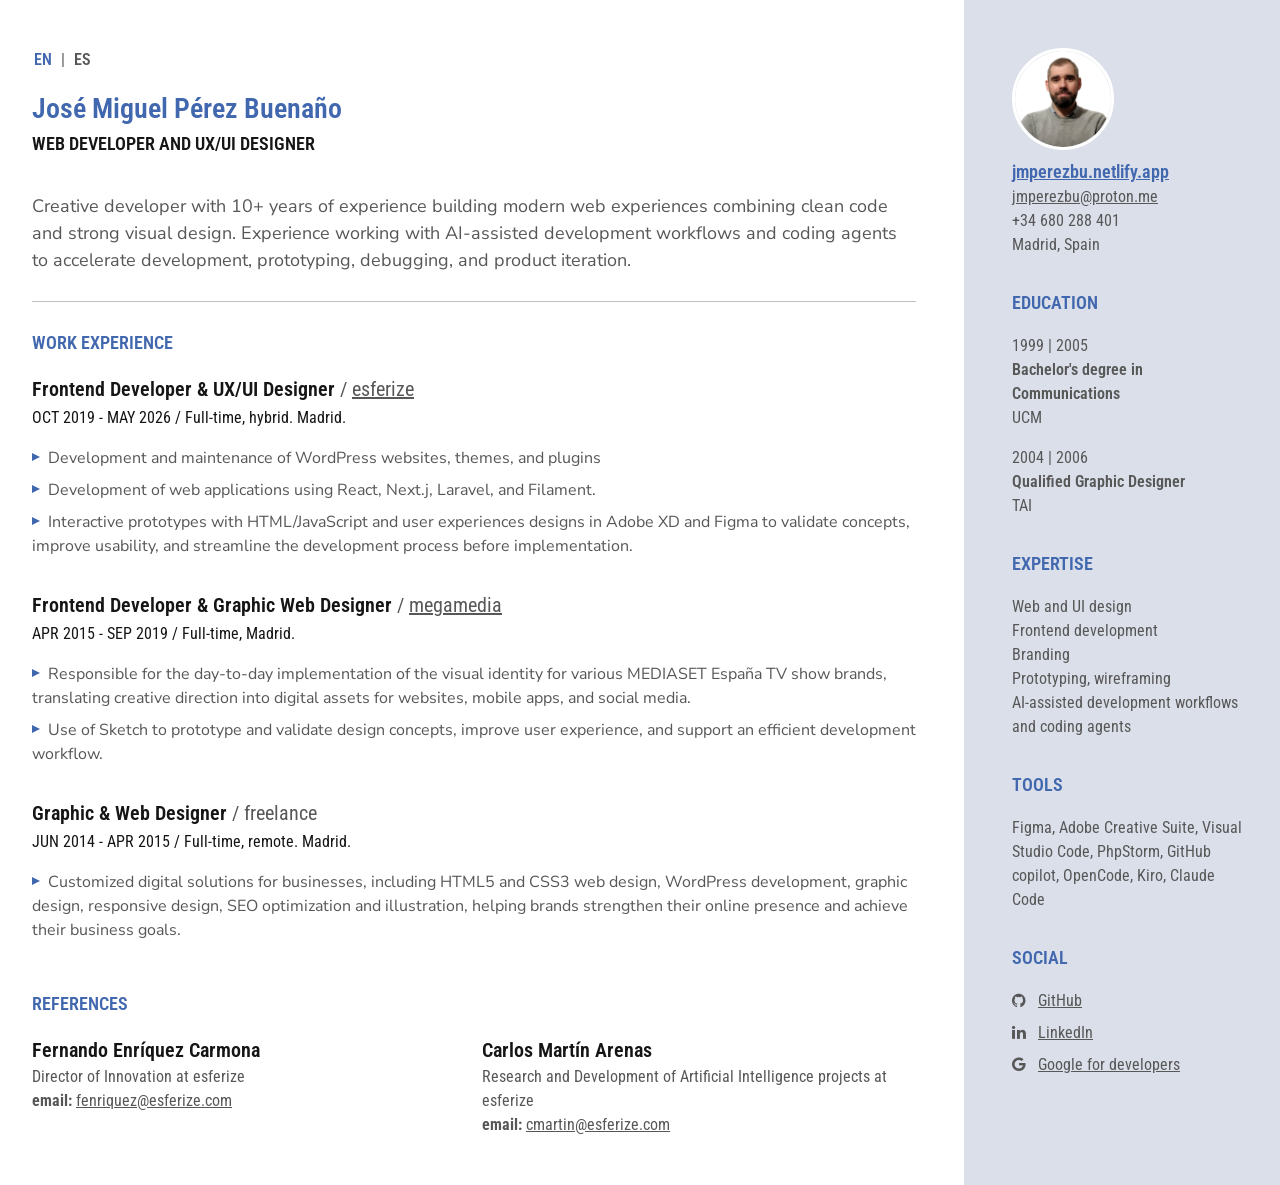
<file: index.html>
<html lang="en">

<head>
    <title>José Miguel Pérez Buenaño - Frontend Developer & UX/UI Designer | CV</title>
    <meta charset="UTF-8">
    <meta name="viewport" content="width=device-width, initial-scale=1">
    <link rel="icon" href="assets/favicon.ico" sizes="32x32">
    <link rel="icon" href="assets/genfavicon-32.png" sizes="32x32">
    <link rel="icon" href="assets/genfavicon-16.png" sizes="16x16">
    <link rel="apple-touch-icon" href="assets/apple-touch-icon-57x57.png" sizes="57x57">
    <link rel="apple-touch-icon" href="assets/apple-touch-icon-114x114.png" sizes="114x114">
    <link rel="apple-touch-icon" href="assets/apple-touch-icon-120x120.png" sizes="120x120">
    <link rel="apple-touch-icon" href="assets/apple-touch-icon-180x180.png" sizes="180x180">
    <link rel="manifest" href="assets/site.webmanifest">
    <meta name="description"
        content="Frontend developer and UX/UI designer with 10+ years experience. Expert in React, Laravel, AI-assisted development, and web design.">
    <meta name="robots" content="index, follow">
    <meta name="theme-color" content="#151515">
    <link rel="canonical" href="https://jmperezbu-cv.netlify.app/">
    <meta property="og:title" content="José Miguel Pérez Buenaño - Frontend Developer & Product Designer">
    <meta property="og:description"
        content="Creative developer with 10+ years building modern web experiences combining clean code and strong visual design.">
    <meta property="og:type" content="profile">
    <meta property="og:url" content="https://jmperezbu-cv.netlify.app/">
    <meta property="og:image" content="https://jmperezbu-cv.netlify.app/assets/jmperezbu.png">
    <meta name="twitter:card" content="summary_large_image">
    <meta name="twitter:title" content="José Miguel Pérez Buenaño - Frontend Developer & Product Designer">
    <meta name="twitter:description"
        content="Creative developer with 10+ years building modern web experiences combining clean code and strong visual design.">
    <meta name="twitter:image" content="https://jmperezbu-cv.netlify.app/assets/jmperezbu.png">
    <link rel="preconnect" href="https://fonts.googleapis.com">
    <link
        href="https://fonts.googleapis.com/css2?family=Nunito+Sans:ital,opsz,wght@0,6..12,200..1000;1,6..12,200..1000&family=Roboto+Condensed:ital,wght@0,100..900;1,100..900&display=swap"
        rel="stylesheet">
    <link rel="stylesheet" href="https://cdnjs.cloudflare.com/ajax/libs/font-awesome/4.7.0/css/font-awesome.min.css">
    <link rel="stylesheet" href="assets/style.css">
    <script type="application/ld+json">
    {
      "@context": "https://schema.org",
      "@type": "Person",
      "name": "José Miguel Pérez Buenaño",
      "url": "https://jmperezbu-cv.netlify.app/",
      "image": "https://jmperezbu-cv.netlify.app/assets/jmperezbu.png",
      "jobTitle": "Frontend Developer & Product Designer",
      "email": "jmperezbu@proton.me",
      "telephone": "+34 680 288 401",
      "description": "Creative developer with 10+ years of experience building modern web experiences combining clean code and strong visual design.",
      "address": {
        "@type": "PostalAddress",
        "addressCity": "Madrid",
        "addressCountry": "Spain"
      },
      "sameAs": [
        "https://github.com/semiarte",
        "https://www.linkedin.com/in/semiarte/?locale=en-US",
        "https://me.developers.google.com/u/josemipebu"
      ],
      "knowsAbout": [
        "Web and UI design",
        "Frontend development",
        "Branding",
        "Prototyping",
        "AI-assisted development"
      ],
      "worksFor": {
        "@type": "Organization",
        "name": "esferize",
        "url": "https://www.esferize.com/"
      }
    }
    </script>
</head>

<body>
    <div class="container">
        <div class="layout">
            <!-- main content -->
            <div class="main-content">
                <nav>
                    <ul>
                        <li><a class="nav-link_active" href=".">EN</a></li>
                        <li>|</li>
                        <li><a class="nav-link" href="index-es.html">ES</a></li>
                    </ul>
                </nav>
                <header>
                    <h1>José Miguel Pérez Buenaño</h1>
                    <h2>Web developer and UX/UI designer</h2>
                    <p>Creative developer with 10+ years of experience building modern web experiences combining clean
                        code and
                        strong visual design.
                        Experience working with AI-assisted development workflows and coding agents to accelerate
                        development,
                        prototyping, debugging, and product iteration.</p>
                </header>
                <main>
                    <!-- Work Experience section -->
                    <section class="experience">
                        <h3>Work Experience</h3>
                        <div class="experience-items">
                            <!-- Experience item 1 -->
                            <div class="experience-item">
                                <h4>Frontend Developer & UX/UI Designer
                                    <span class="company-name">/ <a href="https://www.esferize.com/"
                                            target="_blank">esferize</a></span>
                                </h4>
                                <p class="company-date">OCT 2019 - MAY 2026 <span class="company-location">/ Full-time,
                                        hybrid. Madrid.</span></p>
                                <div class="job-description">
                                    <p>Development and maintenance of WordPress websites, themes, and plugins</p>
                                    <p>Development of web applications using React, Next.j, Laravel, and Filament.</p>
                                    <p>Interactive prototypes with HTML/JavaScript and user experiences designs in Adobe
                                        XD and
                                        Figma to validate concepts, improve usability, and streamline the development
                                        process
                                        before
                                        implementation.</p>
                                </div>
                            </div>
                            <!-- Experience item 2 -->
                            <div class="experience-item">
                                <h4>Frontend Developer & Graphic Web Designer
                                    <span class="company-name">/ <a href="https://megamedia.es/"
                                            target="_blank">megamedia</a></span>
                                </h4>
                                <p class="company-date">APR 2015 - SEP 2019 <span class="company-location">/ Full-time,
                                        Madrid.</span></p>
                                <div class="job-description">
                                    <p>Responsible for the day-to-day implementation of the visual identity for various
                                        MEDIASET España TV show brands, translating creative direction into digital
                                        assets for websites, mobile apps, and social media.</p>
                                    <p>Use of Sketch to prototype and validate design concepts, improve user experience,
                                        and support an efficient development workflow.</p>
                                </div>
                            </div>
                            <!-- Experience item 3 -->
                            <div class="experience-item">
                                <h4>Graphic & Web Designer
                                    <span class="company-name">/ freelance</span>
                                </h4>
                                <p class="company-date">JUN 2014 - APR 2015 <span class="company-location">/ Full-time,
                                        remote. Madrid.</span></p>
                                <div class="job-description">
                                    <p>Customized digital solutions for businesses, including HTML5 and CSS3 web
                                        design, WordPress development, graphic design, responsive design, SEO
                                        optimization and illustration, helping brands strengthen their online presence
                                        and achieve their business goals.</p>
                                </div>
                            </div>
                        </div>
                    </section>
                    <!-- References section -->
                    <section class="references">
                        <h3>References</h3>
                        <div class="reference-items">
                            <!-- Reference item 1 -->
                            <div class="reference-item">
                                <h4>Fernando Enríquez Carmona</h4>
                                <p>Director of Innovation at esferize</p>
                                <p><strong>email:</strong> <a href="mailto:email: fenriquez@esferize.com"
                                        target="_blank">fenriquez@esferize.com</a></p>
                            </div>
                            <!-- Reference item 2 -->
                            <div class="reference-item">
                                <h4>Carlos Martín Arenas</h4>
                                <p>Research and Development of Artificial Intelligence projects at esferize</p>
                                <p><strong>email:</strong> <a href="mailto:email: cmartin@esferize.com"
                                        target="_blank">cmartin@esferize.com</a></p>
                            </div>
                        </div>
                    </section>
                </main>
            </div>
            <!-- sidebar  -->
            <aside>
                <!-- Personal Information -->
                <section class="personal-info">
                    <div class="personal-photo">
                        <img src="assets/jmperezbu.png" width="102" height="102" alt="José Miguel Pérez Buenaño"
                            class="profile-photo">
                    </div>
                    <div class="personal-details">
                        <h3><a href="https://jmperezbu.netlify.app" target="_blank">jmperezbu.netlify.app</a></h3>
                        <p><a href="mailto:jmperezbu@proton.me" target="_blank">jmperezbu@proton.me</a></p>
                        <p>+34 680 288 401</p>
                        <p>Madrid, Spain</p>
                    </div>
                </section>
                <!-- Education -->
                <section class="education">
                    <h3>Education</h3>
                    <div class="education-items">
                        <!-- Education 1 -->
                        <div class="education-item">
                            <p class="education-item_years">1999 | 2005</p>
                            <h4>Bachelor's degree in Communications</h4>
                            <p class="education-item_institution">UCM</p>
                        </div>
                        <!-- Education item 2 -->
                        <div class="education-item">
                            <p class="education-item_years">2004 | 2006</p>
                            <h4>Qualified Graphic Designer</h4>
                            <p class="education-item_institution">TAI</p>
                        </div>
                    </div>
                </section>
                <section class="expertise">
                    <h3>Expertise</h3>
                    <ul class="skills-list">
                        <li>Web and UI design</li>
                        <li>Frontend development</li>
                        <li>Branding</li>
                        <li>Prototyping, wireframing</li>
                        <li>AI-assisted development workflows and coding agents</li>
                    </ul>
                </section>
                <section class="tools">
                    <h3>Tools</h3>
                    <p class="skills-list">
                        Figma, Adobe Creative Suite, Visual Studio Code, PhpStorm, GitHub copilot, OpenCode, Kiro,
                        Claude Code
                    </p>
                </section>
                <section class="social">
                    <h3>Social</h3>
                    <ul class="social-links">
                        <li><i class="fa fa-github" aria-hidden="true"></i> <a href="https://github.com/semiarte"
                                target="_blank">GitHub</a></li>
                        <li><i class="fa fa-linkedin" aria-hidden="true"></i> <a
                                href="https://www.linkedin.com/in/semiarte/?locale=en-US" target="_blank">LinkedIn</a>
                        </li>
                        <li><i class="fa fa-google" aria-hidden="true"></i> <a
                                href="https://me.developers.google.com/u/josemipebu" target="_blank">Google for
                                developers</a>
                        </li>
                    </ul>
                </section>
            </aside>
        </div>
    </div>
</body>

</html>
</file>
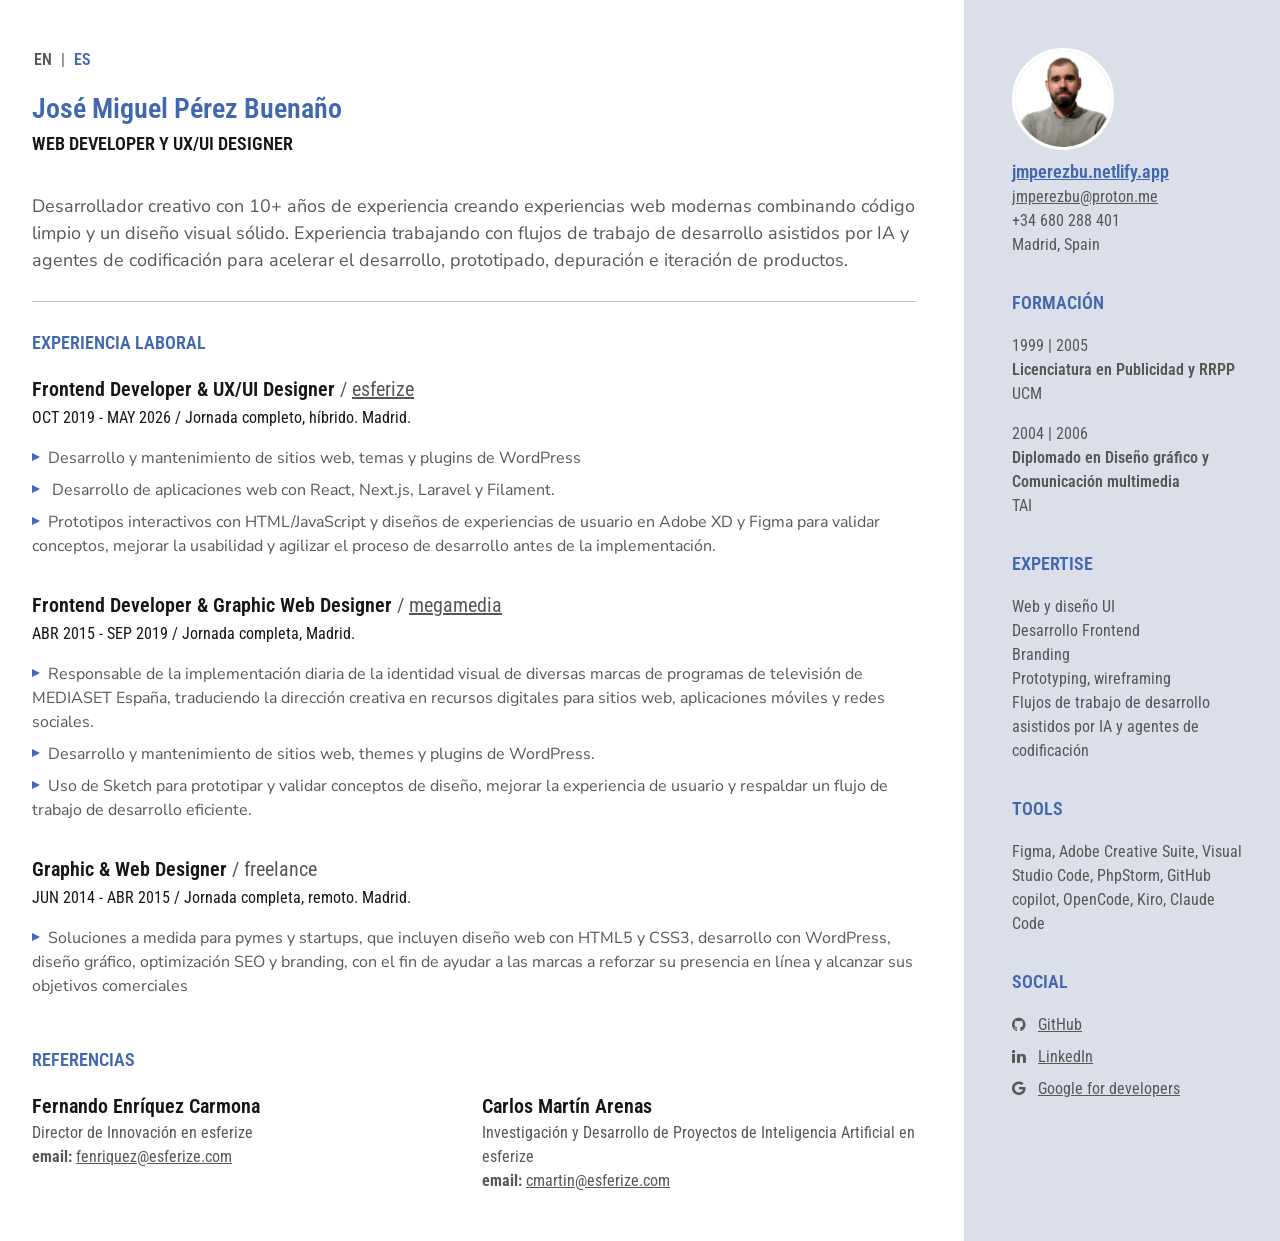
<file: index-es.html>
<html lang="es">

<head>
    <title>José Miguel Pérez Buenaño - Frontend Developer & UX/UI Designer | CV</title>
    <meta charset="UTF-8">
    <meta name="viewport" content="width=device-width, initial-scale=1">
    <link rel="icon" href="assets/favicon.ico" sizes="32x32">
    <link rel="icon" href="assets/genfavicon-32.png" sizes="32x32">
    <link rel="icon" href="assets/genfavicon-16.png" sizes="16x16">
    <link rel="apple-touch-icon" href="assets/apple-touch-icon-57x57.png" sizes="57x57">
    <link rel="apple-touch-icon" href="assets/apple-touch-icon-114x114.png" sizes="114x114">
    <link rel="apple-touch-icon" href="assets/apple-touch-icon-120x120.png" sizes="120x120">
    <link rel="apple-touch-icon" href="assets/apple-touch-icon-180x180.png" sizes="180x180">
    <link rel="manifest" href="assets/site.webmanifest">
    <meta name="description"
        content="Desarrollador frontend y diseñador UX/UI con 10+ años de experiencia. Experto en React, Laravel, desarrollo asistido por IA y diseño web.">
    <meta name="robots" content="index, follow">
    <meta name="theme-color" content="#151515">
    <link rel="canonical" href="https://jmperezbu-cv.netlify.app/">
    <meta property="og:title" content="José Miguel Pérez Buenaño - Desarrollador Frontend y Diseñador de Productos">
    <meta property="og:description"
        content="Desarrollador creativo con 10+ años construyendo experiencias web modernas combinando código limpio y diseño visual sólido.">
    <meta property="og:type" content="profile">
    <meta property="og:url" content="https://jmperezbu-cv.netlify.app/">
    <meta property="og:image" content="https://jmperezbu-cv.netlify.app/assets/jmperezbu.png">
    <meta name="twitter:card" content="summary_large_image">
    <meta name="twitter:title" content="José Miguel Pérez Buenaño - Desarrollador Frontend y Diseñador de Productos">
    <meta name="twitter:description"
        content="Desarrollador creativo con 10+ años construyendo experiencias web modernas combinando código limpio y diseño visual sólido.">
    <meta name="twitter:image" content="https://jmperezbu-cv.netlify.app/assets/jmperezbu.png">
    <link rel="preconnect" href="https://fonts.googleapis.com">
    <link
        href="https://fonts.googleapis.com/css2?family=Nunito+Sans:ital,opsz,wght@0,6..12,200..1000;1,6..12,200..1000&family=Roboto+Condensed:ital,wght@0,100..900;1,100..900&display=swap"
        rel="stylesheet">
    <link rel="stylesheet" href="https://cdnjs.cloudflare.com/ajax/libs/font-awesome/4.7.0/css/font-awesome.min.css">
    <link rel="stylesheet" href="assets/style.css">
    <script type="application/ld+json">
    {
      "@context": "https://schema.org",
      "@type": "Person",
      "name": "José Miguel Pérez Buenaño",
      "url": "https://jmperezbu-cv.netlify.app/",
      "image": "https://jmperezbu-cv.netlify.app/assets/jmperezbu.png",
      "jobTitle": "Desarrollador Frontend y Diseñador UX/UI",
      "email": "jmperezbu@proton.me",
      "telephone": "+34 680 288 401",
      "description": "Desarrollador creativo con 10+ años de experiencia construyendo experiencias web modernas combinando código limpio y diseño visual sólido.",
      "address": {
        "@type": "PostalAddress",
        "addressCity": "Madrid",
        "addressCountry": "España"
      },
      "sameAs": [
        "https://github.com/semiarte",
        "https://www.linkedin.com/in/semiarte/?locale=en-US",
        "https://me.developers.google.com/u/josemipebu"
      ],
      "knowsAbout": [
        "Diseño web y UI",
        "Desarrollo frontend",
        "Branding",
        "Prototipado",
        "Desarrollo asistido por IA"
      ],
      "worksFor": {
        "@type": "Organization",
        "name": "esferize",
        "url": "https://www.esferize.com/"
      }
    }
    </script>
</head>

<body>
    <div class="container">
        <div class="layout">
            <!-- main content -->
            <div class="main-content">
                <nav>
                    <ul>
                        <li><a class="nav-link_link" href=".">EN</a></li>
                        <li>|</li>
                        <li><a class="nav-link_active" href="index-es.html">ES</a></li>
                    </ul>
                </nav>
                <header>
                    <h1>José Miguel Pérez Buenaño</h1>
                    <h2>Web developer y UX/UI designer</h2>
                    <p>Desarrollador creativo con 10+ años de experiencia creando experiencias web modernas combinando
                        código limpio y un diseño visual sólido. Experiencia trabajando con flujos de trabajo de
                        desarrollo asistidos por IA y agentes de codificación para acelerar el desarrollo, prototipado,
                        depuración e iteración de productos.</p>
                </header>
                <main>
                    <!-- Work Experience section -->
                    <section class="experience">
                        <h3>Experiencia laboral</h3>
                        <div class="experience-items">
                            <!-- Experience item 1 -->
                            <div class="experience-item">
                                <h4>Frontend Developer & UX/UI Designer
                                    <span class="company-name">/ <a href="https://www.esferize.com/"
                                            target="_blank">esferize</a></span>
                                </h4>
                                <p class="company-date">OCT 2019 - MAY 2026 <span class="company-location">/ Jornada
                                        completo,
                                        híbrido. Madrid.</span></p>
                                <div class="job-description">
                                    <p>Desarrollo y mantenimiento de sitios web, temas y plugins de WordPress</p>
                                    <p>
                                        Desarrollo de aplicaciones web con React, Next.js, Laravel y Filament.</p>
                                    <p>Prototipos interactivos con HTML/JavaScript y diseños de experiencias de usuario
                                        en Adobe XD y Figma para validar conceptos, mejorar la usabilidad y agilizar el
                                        proceso de desarrollo antes de la implementación.</p>
                                </div>
                            </div>
                            <!-- Experience item 2 -->
                            <div class="experience-item">
                                <h4>Frontend Developer & Graphic Web Designer
                                    <span class="company-name">/ <a href="https://megamedia.es/"
                                            target="_blank">megamedia</a></span>
                                </h4>
                                <p class="company-date">ABR 2015 - SEP 2019 <span class="company-location">/ Jornada
                                        completa, Madrid.</span></p>
                                <div class="job-description">
                                    <p>Responsable de la implementación diaria de la identidad visual de diversas marcas
                                        de programas de televisión de MEDIASET España, traduciendo la dirección creativa
                                        en recursos digitales para sitios web, aplicaciones móviles y redes sociales.
                                    </p>
                                    <p>Desarrollo y mantenimiento de sitios web, themes y plugins de WordPress.</p>
                                    <p>Uso de Sketch para prototipar y validar conceptos de diseño, mejorar la
                                        experiencia de usuario y respaldar un flujo de trabajo de desarrollo eficiente.
                                    </p>
                                </div>
                            </div>
                            <!-- Experience item 3 -->
                            <div class="experience-item">
                                <h4>Graphic & Web Designer
                                    <span class="company-name">/ freelance</span>
                                </h4>
                                <p class="company-date">JUN 2014 - ABR 2015 <span class="company-location">/ Jornada
                                        completa,
                                        remoto. Madrid.</span></p>
                                <div class="job-description">
                                    <p>Soluciones a medida para pymes y startups, que incluyen diseño web con HTML5 y
                                        CSS3, desarrollo con WordPress, diseño gráfico, optimización SEO y branding,
                                        con el fin de ayudar a las marcas a reforzar su presencia en línea y alcanzar
                                        sus objetivos comerciales</p>
                                </div>
                            </div>
                        </div>
                    </section>
                    <!-- References section -->
                    <section class="references">
                        <h3>Referencias</h3>
                        <div class="reference-items">
                            <!-- Reference item 1 -->
                            <div class="reference-item">
                                <h4>Fernando Enríquez Carmona</h4>
                                <p>Director de Innovación en esferize</p>
                                <p><strong>email:</strong> <a href="mailto:email: fenriquez@esferize.com"
                                        target="_blank">fenriquez@esferize.com</a></p>
                            </div>
                            <!-- Reference item 2 -->
                            <div class="reference-item">
                                <h4>Carlos Martín Arenas</h4>
                                <p>Investigación y Desarrollo de Proyectos de Inteligencia Artificial en esferize</p>
                                <p><strong>email:</strong> <a href="mailto:email: cmartin@esferize.com"
                                        target="_blank">cmartin@esferize.com</a></p>
                            </div>
                        </div>
                    </section>
                </main>
            </div>
            <!-- sidebar  -->
            <aside>
                <!-- Personal Information -->
                <section class="personal-info">
                    <div class="personal-photo">
                        <img src="assets/jmperezbu.png" width="102" height="102" alt="José Miguel Pérez Buenaño"
                            class="profile-photo">
                    </div>
                    <div class="personal-details">
                        <h3><a href="https://jmperezbu.netlify.app/es/" target="_blank">jmperezbu.netlify.app</a></h3>
                        <p><a href="mailto:jmperezbu@proton.me" target="_blank">jmperezbu@proton.me</a></p>
                        <p>+34 680 288 401</p>
                        <p>Madrid, Spain</p>
                    </div>
                </section>
                <!-- Education -->
                <section class="education">
                    <h3>Formación</h3>
                    <div class="education-items">
                        <!-- Education 1 -->
                        <div class="education-item">
                            <p class="education-item_years">1999 | 2005</p>
                            <h4>Licenciatura en Publicidad y RRPP</h4>
                            <p class="education-item_institution">UCM</p>
                        </div>
                        <!-- Education item 2 -->
                        <div class="education-item">
                            <p class="education-item_years">2004 | 2006</p>
                            <h4>Diplomado en Diseño gráfico y Comunicación multimedia</h4>
                            <p class="education-item_institution">TAI</p>
                        </div>
                    </div>
                </section>
                <section class="expertise">
                    <h3>Expertise</h3>
                    <ul class="skills-list">
                        <li>Web y diseño UI</li>
                        <li>Desarrollo Frontend</li>
                        <li>Branding</li>
                        <li>Prototyping, wireframing</li>
                        <li>Flujos de trabajo de desarrollo asistidos por IA y agentes de codificación</li>
                    </ul>
                </section>
                <section class="tools">
                    <h3>Tools</h3>
                    <p class="skills-list">
                        Figma, Adobe Creative Suite, Visual Studio Code, PhpStorm, GitHub copilot, OpenCode, Kiro,
                        Claude Code
                    </p>
                </section>
                <section class="social">
                    <h3>Social</h3>
                    <ul class="social-links">
                        <li><i class="fa fa-github" aria-hidden="true"></i> <a href="https://github.com/semiarte"
                                target="_blank">GitHub</a></li>
                        <li><i class="fa fa-linkedin" aria-hidden="true"></i> <a
                                href="https://www.linkedin.com/in/semiarte/?locale=es" target="_blank">LinkedIn</a></li>
                        <li><i class="fa fa-google" aria-hidden="true"></i> <a
                                href="https://me.developers.google.com/u/josemipebu" target="_blank">Google for
                                developers</a>
                        </li>
                    </ul>
                </section>
            </aside>
        </div>
    </div>
</body>

</html>
</file>
<file: assets/style.css>
* {
    margin: 0;
    padding: 0;
    box-sizing: border-box;
}

:root {
    --primary-color: #151515;
    --accent-color: #4167AF;
    --background-color: #DADFE9;
    --text-color: #575757;
}

.container {
    width: 100%;
    margin: 0 auto;
    max-width: 1280px;
}

html,
body {
    font-size: 16px;
    line-height: 1.5;
    color: var(--text-color);
}

h1,
h2,
h3,
h4 {
    color: var(--primary-color);
}

html,
body,
h1,
h2,
h3,
h4 {
    font-family: "Roboto Condensed", sans-serif;
}

h1 {
    font-size: 28px;
}

h2,
h3 {
    font-size: 18px;
}

h4 {
    font-size: 20px;
}

h1,
h2,
h3,
h4 {
    font-weight: 600;
}

h2,
h3 {
    text-transform: uppercase;
}

.personal-details h3 {
    text-transform: none;
    margin-bottom: 0;
}

.experience-item h4 {
    margin-bottom: 2px;
}

.company-name {
    font-weight: 400;
    color: var(--text-color);
}

.company-date {
    margin-bottom: 1em;
    color: var(--primary-color);
}

nav {
    margin-bottom: 1em;
}

nav li {
    display: inline-block;
    margin: 0 .15em;
}

nav li a {
    font-weight: 600;
    text-decoration: none;
    margin: 0;
}

a.nav-link {
    transition: color 0.3s ease;
}

a:hover.nav-link {
    color: #000000;
}

a.nav-link_active {
    color: var(--accent-color);
}

header p,
.job-description {
    font-family: "Nunito Sans", sans-serif;
}

.job-description p {
    margin-bottom: .5rem;
}

.job-description p::before {
    content: '';
    /* background-color: var(--accent-color); */
    display: inline-block;
    width: 0px;
    height: 0px;
    border-top: 4px solid transparent;
    border-bottom: 4px solid transparent;
    border-left: 8px solid var(--accent-color);
    margin-bottom: .15rem;
    margin-right: .5rem;
}

header h2 {
    margin-bottom: 2em;
}

header p {
    font-size: 18px;
    border-bottom: 1px solid rgba(0, 0, 0, .25);
    padding-bottom: 1.5em;
    margin-bottom: 1.5em;
}

h1,
main h3,
aside h3 {
    color: var(--accent-color);
}

main h3,
aside h3 {
    margin-bottom: 1em;
}

.experience {
    margin-bottom: 3em;
}

.experience-item {
    margin-bottom: 2em;
}

.reference-items {
    display: grid;
    grid-template-columns: 1fr 1fr;
    gap: 1em;
    align-items: start;
}

li {
    list-style: none;
}

a {
    color: inherit;
}

.layout {
    display: grid;
    grid-template-columns: 3fr 1fr;
    gap: 1em;
    align-items: start;
}

.main-content,
aside {
    min-width: 0;
    padding-top: 3em;
    padding-bottom: 3em;
}

.main-content {
    padding-right: 2em;
    padding-left: 2rem;
}

aside {
    background-color: var(--background-color);
    padding-right: 2em;
    padding-left: 3em;
    height: 100%;
}

aside section {
    margin-bottom: 2em;
}

img.profile-photo {
    border-radius: 65px;
    border: 3px solid #fff;
    margin-bottom: .5em;
}

.education-items {
    display: grid;
    gap: 1em;
}

.education-item h4 {
    color: var(--text-color);
    font-size: 1em;
}

.social-links li {
    margin-bottom: .5em;
}

.social-links i {
    margin-right: .5em;
}

@media (max-width:480px) {
    .reference-items {
        grid-template-columns: 1fr;
    }

    .personal-info {
        display: grid;
        grid-template-columns: 1fr 1fr;
        align-items: center;
    }
}

@media (max-width: 820px) {
    .layout {
        grid-template-columns: 1fr;
    }

    aside {
        padding-left: 2em;
    }
}

/* Alternativa: mantener side-by-side en tablets pero con columnas flexibles */
@media (min-width: 769px) and (max-width: 1024px) {
    .layout {
        grid-template-columns: 2.5fr 1fr;
        /* un poco más compacto que 3fr/1fr */
    }
}
</file>
